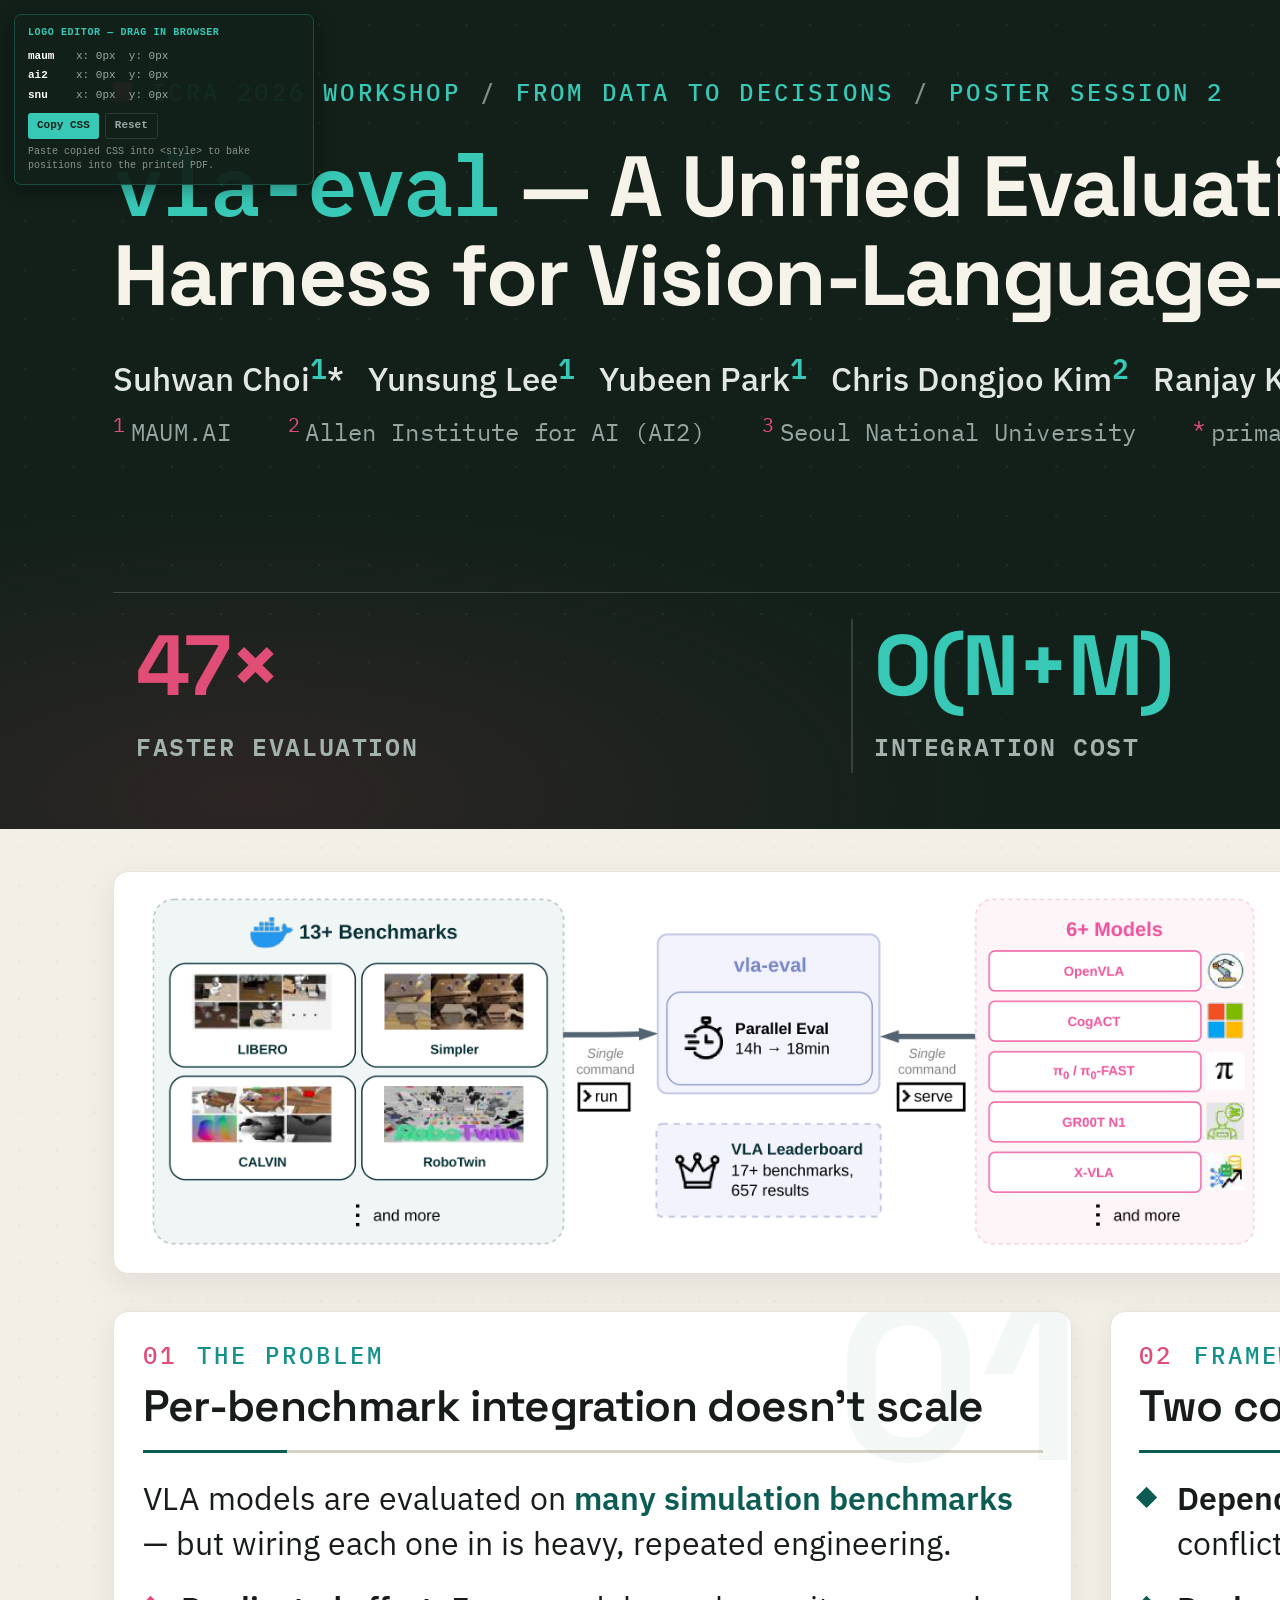
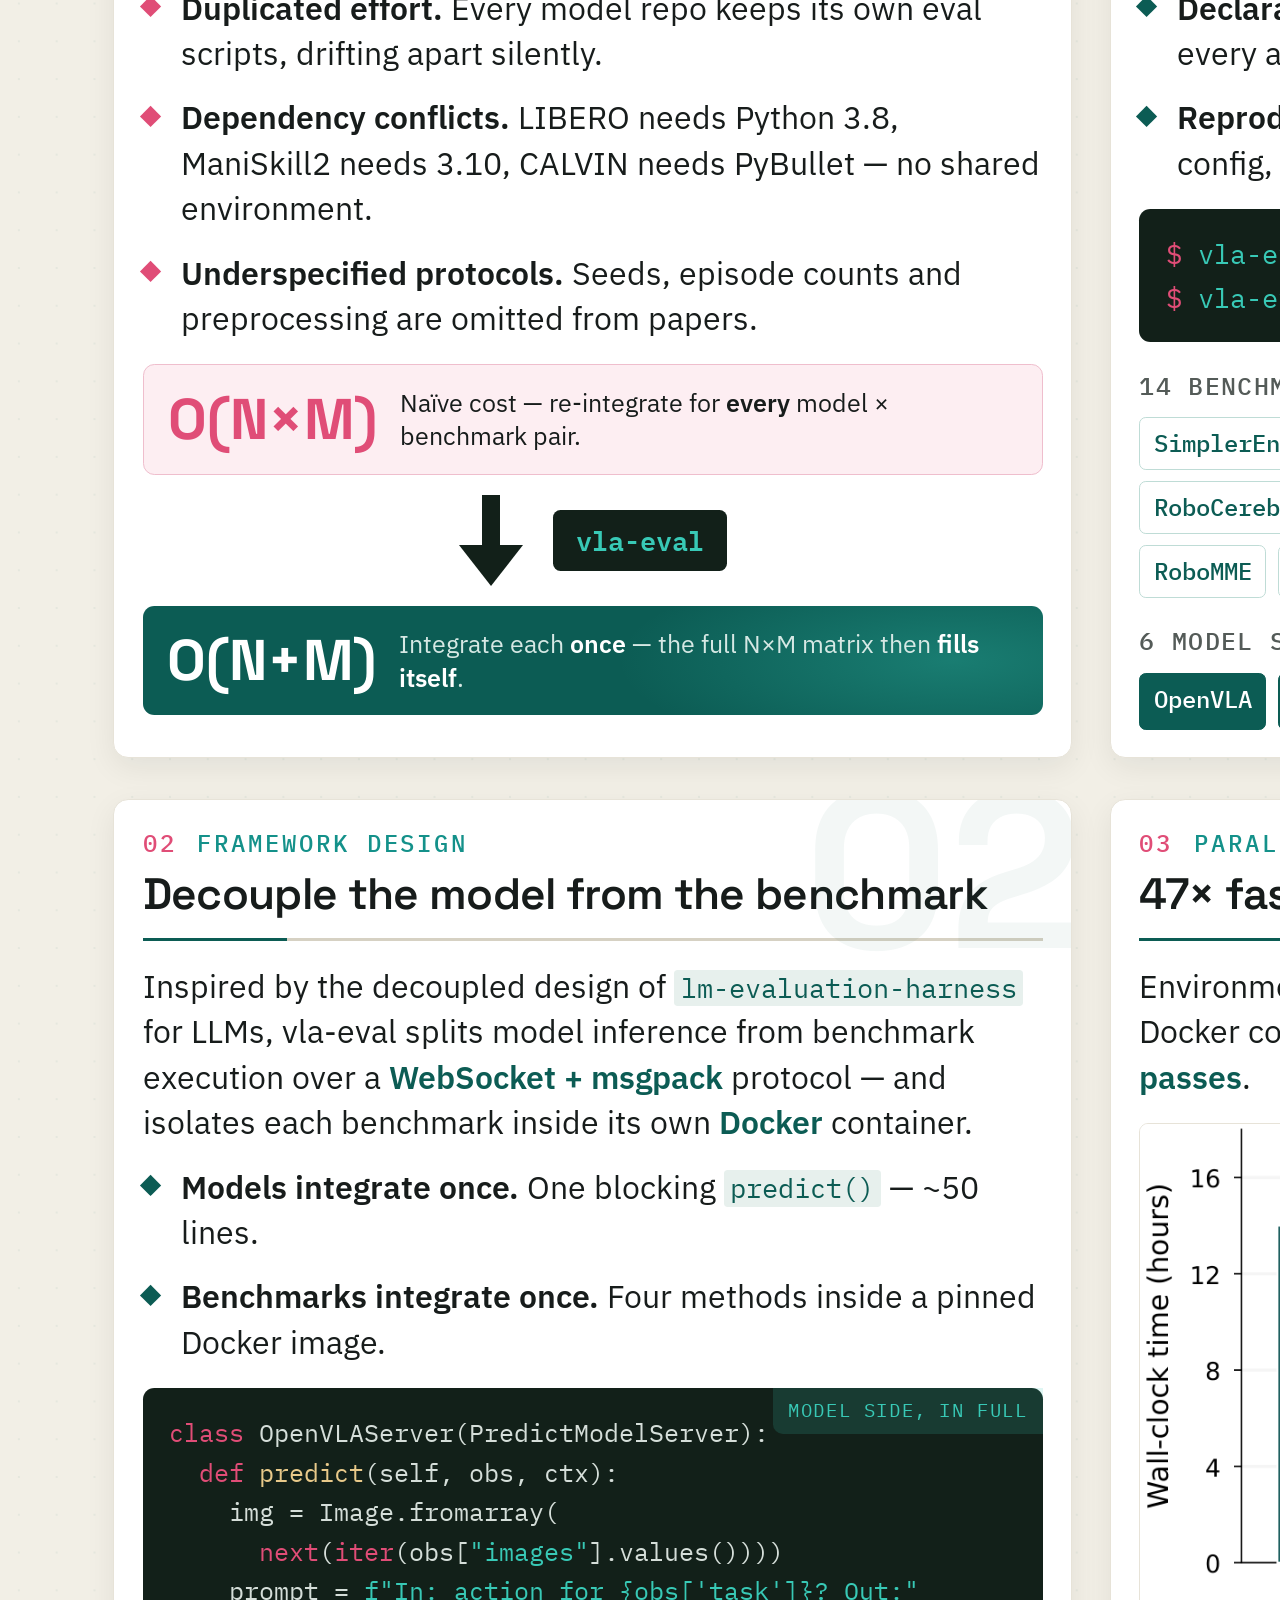
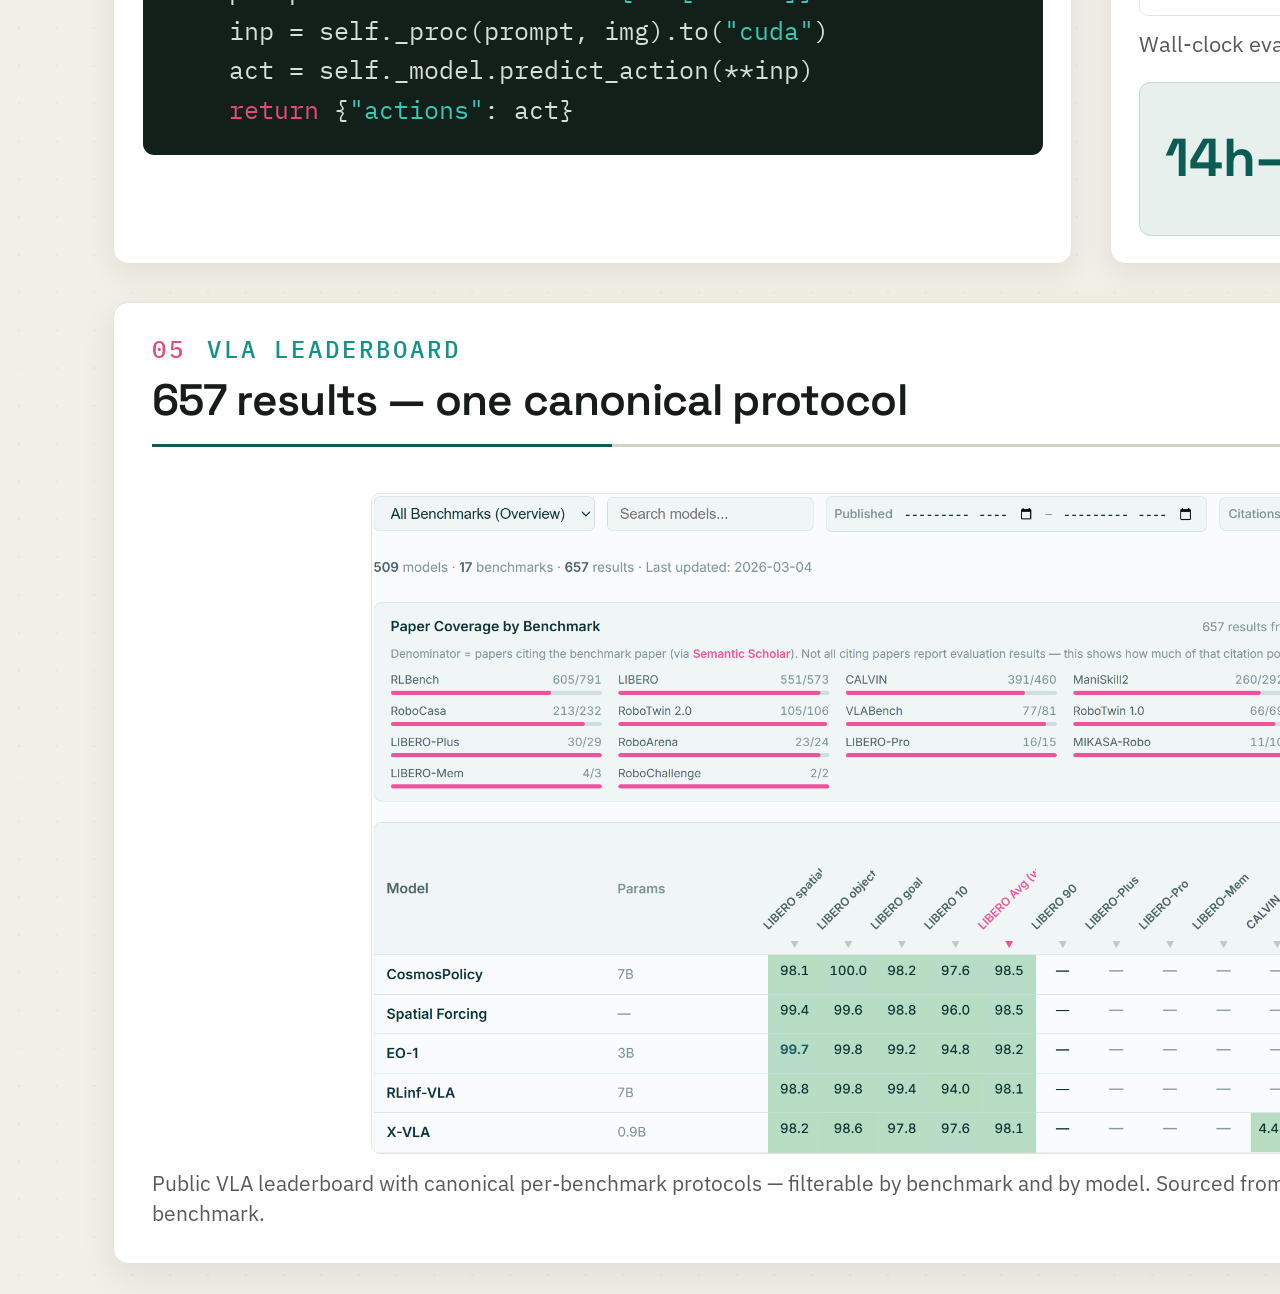
<file: posters/vla-eval-poster/poster.html>
<!DOCTYPE html>
<html lang="en">
<head>
<meta charset="UTF-8">
<title>vla-eval — ICRA 2026 Workshop Poster</title>
<link rel="preconnect" href="https://fonts.googleapis.com">
<link rel="preconnect" href="https://fonts.gstatic.com" crossorigin>
<style>
@import url('https://fonts.googleapis.com/css2?family=Space+Grotesk:wght@400;500;600;700&family=IBM+Plex+Sans:wght@400;500;600;700&family=IBM+Plex+Mono:wght@400;500;600&display=swap');

/* ============ A0 portrait — 841 x 1189 mm ============ */
@page { size: 841mm 1189mm; margin: 0; }
* { margin: 0; padding: 0; box-sizing: border-box; }

:root {
  --paper:   #f2efe6;
  --card:    #ffffff;
  --ink:     #171c1b;
  --soft:    #545b58;
  --teal:    #0c5c54;
  --teal-br: #14918a;
  --glow:    #38c9b6;
  --coral:   #e04d77;
  --dark:    #122019;
  --hair:    #e7e3d8;
  --hair2:   #d6d1c3;
  --wash:    #e7f0ed;
  --washln:  #bfdcd6;
}

html, body { margin: 0; padding: 0; }

.poster {
  width: 841mm; height: 1189mm;
  background: var(--paper);
  font-family: "IBM Plex Sans", sans-serif;
  color: var(--ink);
  display: flex; flex-direction: column;
  overflow: hidden;
  -webkit-print-color-adjust: exact; print-color-adjust: exact;
}

.mono { font-family: "IBM Plex Mono", monospace; }
b, strong { font-weight: 600; color: var(--teal); }

/* ====================== HERO ====================== */
.hero {
  background:
    radial-gradient(ellipse 46% 76% at 84% 26%, rgba(56,201,182,.20), transparent 60%),
    radial-gradient(ellipse 40% 60% at 8% 96%, rgba(224,77,119,.13), transparent 60%),
    var(--dark);
  color: #eef0ea;
  padding: 20mm 30mm 8mm;
  position: relative;
}
.hero::before {
  content: ""; position: absolute; inset: 0;
  background-image: radial-gradient(rgba(255,255,255,.07) 1.2px, transparent 1.4px);
  background-size: 13mm 13mm;
  -webkit-mask-image: linear-gradient(180deg, #000 70%, transparent);
          mask-image: linear-gradient(180deg, #000 70%, transparent);
}
.hero > * { position: relative; }

.hero-top { display: flex; gap: 14mm; align-items: flex-start; }
.hero-main { flex: 1; min-width: 0; }

.eyebrow {
  font-family: "IBM Plex Mono", monospace;
  font-size: 18pt; font-weight: 500; letter-spacing: 2.4pt;
  text-transform: uppercase; color: var(--glow);
  display: flex; align-items: center; gap: 5mm; flex-wrap: wrap;
}
.eyebrow .sq { width: 5mm; height: 5mm; background: var(--coral); display: inline-block; }
.eyebrow .dim { color: #7d8f8a; }

h1 {
  font-family: "Space Grotesk", sans-serif;
  font-weight: 700; font-size: 64pt; line-height: 1.04;
  letter-spacing: -1.4pt; color: #f6f3ea;
  margin: 8mm 0 0;
}
h1 .wm { font-family: "IBM Plex Mono", monospace; font-weight: 600; color: var(--glow); letter-spacing: -2pt; }

.byline { margin-top: 8mm; display: flex; flex-direction: column; gap: 3mm; }
.authors { font-size: 25pt; font-weight: 500; color: #e2e7e2; line-height: 1.3; }
.authors sup { color: var(--glow); font-weight: 600; }
.affils {
  font-family: "IBM Plex Mono", monospace;
  font-size: 18pt; color: #95a6a1; letter-spacing: .2pt;
}
.affils sup { color: var(--coral); }

/* logos top-right */
.hero-logos { display: flex; flex-direction: column; gap: 4.5mm; align-items: flex-end; }
.lg {
  background: #fff; border-radius: 2.6mm;
  padding: 4mm 7mm;
  display: flex; align-items: center; justify-content: center;
  box-shadow: 0 1.2mm 4mm rgba(0,0,0,.22);
  min-width: 62mm;
}
.lg img { display: block; }
.lg-maum img { height: 13mm; width: auto; }
.lg-ai2  img { height: 14mm; width: auto; }
.lg-snu  img { height: 18mm; width: auto; }
.hero-logos .lg { user-select: none; touch-action: none; cursor: grab; transition: box-shadow .15s; }
.hero-logos .lg:hover { box-shadow: 0 2mm 6mm rgba(0,0,0,.35); }
.hero-logos .lg.dragging { cursor: grabbing; box-shadow: 0 4mm 12mm rgba(0,0,0,.4); }

/* hero stat band */
.stats {
  margin-top: 12mm;
  border-top: 0.5mm solid rgba(255,255,255,.16);
  display: grid; grid-template-columns: repeat(4, 1fr);
}
.stat { padding: 8mm 6mm 9mm; position: relative; }
.stat + .stat::before {
  content: ""; position: absolute; left: 0; top: 7mm; bottom: 7mm;
  width: 0.5mm; background: rgba(255,255,255,.14);
}
.stat .v {
  font-family: "Space Grotesk", sans-serif; font-weight: 700;
  font-size: 64pt; line-height: 1; letter-spacing: -1.5pt; color: #f6f3ea;
}
.stat.hot .v { color: var(--coral); }
.stat.acc .v { color: var(--glow); }
.stat .k {
  font-family: "IBM Plex Mono", monospace; font-size: 19pt;
  letter-spacing: 1.2pt; text-transform: uppercase; color: #a4b2ad;
  margin-top: 5mm;
}

/* compact QR strip — sits below logos in hero */
.hero-qrs {
  display: flex; gap: 4mm; margin-top: 1mm;
  background: #fff; border-radius: 2.6mm; padding: 4mm 5mm 3.5mm;
  box-shadow: 0 1.2mm 4mm rgba(0,0,0,.22);
}
.hq { display: flex; flex-direction: column; align-items: center; flex: 1; }
.hq img { width: 26mm; height: 26mm; display: block; }
.hq .ql {
  font-family: "IBM Plex Mono", monospace; font-size: 10.5pt; font-weight: 600;
  color: var(--dark); margin-top: 1.5mm; text-transform: uppercase; letter-spacing: 1pt;
}

/* ====================== WRAP ====================== */
.wrap {
  flex: 1;
  padding: 11mm 30mm 24mm;
  background-image: radial-gradient(rgba(12,92,84,.055) 1.1px, transparent 1.3px);
  background-size: 10mm 10mm;
  display: flex; flex-direction: column;
  gap: 10mm;
}

/* teaser band */
.teaser {
  background: var(--card);
  border: 0.3mm solid var(--hair);
  border-radius: 4mm;
  box-shadow: 0 3mm 9mm rgba(18,28,25,.08);
  padding: 7mm 10mm;
  display: flex; align-items: center; gap: 11mm;
}
.teaser img { max-height: 92mm; max-width: 60%; display: block; }
.teaser .pitch { flex: 1; border-left: 0.6mm solid var(--hair2); padding-left: 12mm; }
.teaser .pitch .lead {
  font-family: "Space Grotesk", sans-serif; font-weight: 500;
  font-size: 31pt; line-height: 1.26; color: var(--ink);
}
.teaser .pitch .lead em { font-style: normal; color: var(--teal); font-weight: 600; }
.teaser .pitch .sub {
  font-size: 19.5pt; color: var(--soft); margin-top: 6mm; line-height: 1.45;
}

/* ====================== GRID ====================== */
.grid {
  display: grid;
  grid-template-columns: repeat(3, 1fr);
  grid-template-rows: auto auto;
  grid-auto-flow: column;
  gap: 11mm 10mm;
  align-items: stretch;
}

.card {
  background: var(--card);
  border: 0.3mm solid var(--hair);
  border-radius: 4mm;
  box-shadow: 0 2.5mm 8mm rgba(18,28,25,.07);
  padding: 7mm 7.5mm;
  position: relative; overflow: hidden;
}
.ghost {
  position: absolute; top: -11mm; right: -3mm;
  font-family: "Space Grotesk", sans-serif; font-weight: 700;
  font-size: 168pt; line-height: 1; color: rgba(12,92,84,.05);
  pointer-events: none;
}

.sec-label {
  font-family: "IBM Plex Mono", monospace; font-size: 18pt;
  font-weight: 500; letter-spacing: 2.2pt; text-transform: uppercase;
  color: var(--teal-br);
}
.sec-label .no { color: var(--coral); margin-right: 1mm; }
.sec-h {
  font-family: "Space Grotesk", sans-serif; font-weight: 600;
  font-size: 33pt; line-height: 1.12; letter-spacing: -.5pt;
  color: var(--ink); margin: 3mm 0 5mm;
}
.rule { height: 0.8mm; background: linear-gradient(90deg, var(--teal) 16%, var(--hair2) 16%, var(--hair2)); margin-bottom: 6mm; }

.bd { font-size: 24pt; line-height: 1.42; position: relative; }
.bd p { margin-bottom: 5mm; }
.bd p:last-child { margin-bottom: 0; }

ul.list { list-style: none; margin: 1mm 0 0; }
ul.list li { position: relative; padding-left: 10mm; margin-bottom: 5mm; }
ul.list li:last-child { margin-bottom: 0; }
ul.list li::before {
  content: ""; position: absolute; left: 0; top: 3.6mm;
  width: 4mm; height: 4mm; background: var(--teal);
  transform: rotate(45deg);
}
ul.list li.x::before { background: var(--coral); }
.k { color: var(--ink); font-weight: 600; }
.k.t { color: var(--teal); }

code {
  font-family: "IBM Plex Mono", monospace; font-size: 20pt;
  background: var(--wash); color: var(--teal);
  padding: .3mm 1.8mm; border-radius: 1mm;
}

/* inline note callout */
.note {
  background: var(--wash);
  border: 0.3mm solid var(--washln);
  border-radius: 3mm; padding: 6mm 6.5mm; margin-top: 6mm;
  display: flex; gap: 6mm; align-items: center;
}
.note .nv {
  font-family: "Space Grotesk", sans-serif; font-weight: 700;
  font-size: 40pt; color: var(--teal); line-height: 1; white-space: nowrap;
}
.note .nt { font-size: 20pt; line-height: 1.34; color: var(--ink); }

/* before / after transform */
.transform { margin-top: 6mm; }
.tbox {
  border-radius: 3mm; padding: 5.5mm 6.5mm;
  display: flex; gap: 6mm; align-items: center;
}
.tbox .tv {
  font-family: "Space Grotesk", sans-serif; font-weight: 700;
  font-size: 43pt; line-height: 1; white-space: nowrap;
}
.tbox .tt { font-size: 19pt; line-height: 1.32; }
.tbox.prob { background: #fdeef2; border: 0.4mm solid #efbecd; }
.tbox.prob .tv { color: var(--coral); }
.tbox.prob .tt { color: var(--ink); }
.tbox.sol {
  background-color: var(--teal);
  background-image: radial-gradient(ellipse 60% 150% at 90% 50%, rgba(56,201,182,.30), transparent 62%);
}
.tbox.sol .tv { color: #fff; }
.tbox.sol .tt { color: #d6e8e4; }
.tbox.sol .tt b { color: #fff; }

.tarrow {
  display: flex; align-items: center; justify-content: center;
  gap: 8mm; margin: 5.5mm 0;
}
.tstem { display: flex; flex-direction: column; align-items: center; }
.tstem .shaft { width: 4.6mm; height: 13mm; background: var(--dark); }
.tstem .head {
  width: 0; height: 0;
  border-left: 8.5mm solid transparent;
  border-right: 8.5mm solid transparent;
  border-top: 11mm solid var(--dark);
}
.tarrow .tlabel {
  font-family: "IBM Plex Mono", monospace; font-weight: 600; font-size: 20pt;
  color: var(--glow); background: var(--dark);
  padding: 3mm 6mm; border-radius: 2mm;
  white-space: nowrap;
}

/* code block */
pre.code {
  background: var(--dark); color: #d5ded9;
  border-radius: 3mm; padding: 7mm 7mm 6.5mm; margin-top: 6mm;
  font-family: "IBM Plex Mono", monospace; font-size: 18.5pt; line-height: 1.6;
  white-space: pre-wrap; position: relative;
}
pre.code .cm { color: #6f8f88; }
pre.code .k1 { color: var(--coral); }
pre.code .st { color: var(--glow); }
pre.code .fn { color: #e8c98a; }
.codetag {
  position: absolute; top: 0; right: 0;
  font-family: "IBM Plex Mono", monospace;
  font-size: 14.5pt; letter-spacing: 1.2pt; text-transform: uppercase;
  background: rgba(56,201,182,.16); color: var(--glow);
  padding: 2mm 4mm; border-bottom-left-radius: 2.6mm;
}

pre.cmd {
  background: var(--dark); border-radius: 3mm;
  padding: 6mm 7mm; margin-top: 6mm;
  font-family: "IBM Plex Mono", monospace; font-size: 20pt; line-height: 1.65;
  color: var(--glow);
}
pre.cmd .pr { color: var(--coral); }
pre.cmd .fl { color: #87938f; }

/* chips */
.chips { display: flex; flex-wrap: wrap; gap: 3mm; margin-top: 1mm; }
.chip {
  font-family: "IBM Plex Mono", monospace; font-size: 18pt; font-weight: 500;
  border: 0.4mm solid var(--washln); color: var(--teal);
  background: #fff; padding: 2.2mm 3.6mm; border-radius: 1.8mm;
}
.chip.f { background: var(--teal); color: #fff; border-color: var(--teal); }
.subhead {
  font-family: "IBM Plex Mono", monospace; font-size: 18.5pt; font-weight: 500;
  letter-spacing: 1pt; text-transform: uppercase; color: var(--soft);
  margin: 7mm 0 3.5mm;
}

/* table */
table { width: 100%; border-collapse: collapse; margin-top: 5mm; }
thead th {
  font-family: "IBM Plex Mono", monospace; font-size: 17.5pt; font-weight: 600;
  letter-spacing: .4pt; text-transform: uppercase;
  color: var(--teal); background: var(--wash);
  padding: 4mm 2.5mm; text-align: center;
}
thead th:first-child, tbody td:first-child { text-align: left; }
thead th:first-child { border-top-left-radius: 2mm; }
thead th:last-child { border-top-right-radius: 2mm; }
tbody td {
  padding: 4mm 2.5mm; text-align: center;
  border-bottom: 0.3mm solid var(--hair);
  font-family: "IBM Plex Mono", monospace; font-size: 20.5pt;
}
tbody td:first-child { font-weight: 600; color: var(--ink); }
tbody td .d { color: var(--soft); font-size: 15.5pt; }
.tnote { font-size: 16.5pt; color: var(--soft); margin-top: 3.5mm; line-height: 1.4; }

/* pitfall (now stand-alone card 04b) */
.pitlist { list-style: none; margin-top: 3mm; }
.pitlist li {
  font-size: 21pt; line-height: 1.36; padding-left: 9mm; position: relative;
  margin-bottom: 5mm;
}
.pitlist li:last-child { margin-bottom: 0; }
.pitlist li::before {
  content: "→"; position: absolute; left: 0; top: -.5mm;
  color: var(--coral); font-weight: 700; font-size: 23pt;
}
.pitlist .sw { font-family: "Space Grotesk"; font-weight: 700; color: var(--coral); }
.pitlist .what { color: var(--ink); font-weight: 600; }

figure { margin: 6mm 0 0; }
figure img { width: 100%; display: block; border: 0.3mm solid var(--hair); border-radius: 2.4mm; }
figcaption { font-size: 16.5pt; color: var(--soft); margin-top: 3.5mm; line-height: 1.38; }

/* ====================== BIG LEADERBOARD SECTION ====================== */
.bigboard {
  background: var(--card);
  border: 0.3mm solid var(--hair);
  border-radius: 4mm;
  box-shadow: 0 3mm 9mm rgba(18,28,25,.08);
  padding: 8mm 10mm 9mm;
  position: relative; overflow: hidden;
}
.bigboard .ghost { top: -14mm; right: -4mm; font-size: 200pt; }
.bb-body { display: flex; gap: 13mm; align-items: stretch; margin-top: 2mm; }
.bb-fig { flex: 1.3; display: flex; flex-direction: column; align-items: center; }
.bb-fig img { max-height: 175mm; width: auto; max-width: 100%; display: block; border: 0.3mm solid var(--hair); border-radius: 2.4mm; }
.bb-fig figcaption { font-size: 16pt; color: var(--soft); margin-top: 4mm; line-height: 1.4; }
.bb-side { flex: 1; display: flex; flex-direction: column; gap: 8mm; min-width: 0; }
.bb-side .note { margin: 0; }
.bb-side .note .nv { font-size: 62pt; }
.bb-side .note .nt { font-size: 21pt; line-height: 1.36; }
.insight {
  background: #fff;
  border: 0.4mm solid var(--washln);
  border-left: 3mm solid var(--teal);
  border-radius: 3mm; padding: 7mm 8mm;
  font-size: 20.5pt; line-height: 1.4; color: var(--ink);
}
.insight .ih {
  font-family: "Space Grotesk", sans-serif; font-weight: 600; font-size: 25pt;
  color: var(--teal); margin-bottom: 4mm; line-height: 1.15;
}
.insight p { margin-bottom: 4mm; }
.insight p:last-child { margin-bottom: 0; }
.insight .em { color: var(--teal); font-weight: 600; }

/* logo edit panel (browser only) */
#logo-edit {
  position: fixed; top: 14px; left: 14px; z-index: 9999;
  background: rgba(18,32,25,.94); color: #eaf3f0;
  font: 11px/1.4 ui-monospace, Menlo, Consolas, monospace;
  padding: 11px 13px; border-radius: 7px;
  max-width: 300px;
  box-shadow: 0 4px 20px rgba(0,0,0,.35);
  border: 1px solid rgba(56,201,182,.25);
}
#logo-edit .t {
  font-weight: 700; color: #38c9b6; margin-bottom: 7px;
  letter-spacing: .6px; text-transform: uppercase; font-size: 10px;
}
#logo-edit .r { padding: 2px 0; display: flex; gap: 8px; }
#logo-edit .r b { color: #fff; min-width: 40px; }
#logo-edit .r span { color: #97aaa4; }
#logo-edit .b { margin: 8px 0 6px; display: flex; gap: 6px; }
#logo-edit button {
  font: inherit; padding: 4px 9px; cursor: pointer;
  background: #38c9b6; color: #122019; border: none; border-radius: 3px;
  font-weight: 600;
}
#logo-edit button.sec { background: transparent; color: #97aaa4; border: 1px solid #2c3a35; }
#logo-edit .hint { font-size: 10px; opacity: .55; margin-top: 2px; }
@media print { #logo-edit { display: none !important; } .hero-logos .lg { cursor: default !important; } }
</style>
</head>
<body>
<div class="poster">

  <!-- ============== HERO ============== -->
  <header class="hero">
    <div class="hero-top">
      <div class="hero-main">
        <div class="eyebrow">
          <span class="sq"></span>
          ICRA&nbsp;2026 Workshop
          <span class="dim">/</span> From Data to Decisions
          <span class="dim">/</span> Poster Session&nbsp;2
        </div>

        <h1><span class="wm">vla-eval</span> &mdash; A Unified Evaluation<br>Harness for Vision-Language-Action Models</h1>

        <div class="byline">
          <div class="authors">
            Suhwan Choi<sup>1</sup>* &nbsp; Yunsung Lee<sup>1</sup> &nbsp; Yubeen Park<sup>1</sup> &nbsp;
            Chris Dongjoo Kim<sup>2</sup> &nbsp; Ranjay Krishna<sup>2</sup> &nbsp; Dieter Fox<sup>2</sup> &nbsp; Youngjae Yu<sup>3</sup>
          </div>
          <div class="affils">
            <sup>1</sup>&thinsp;MAUM.AI &nbsp;&nbsp; <sup>2</sup>&thinsp;Allen Institute for AI (AI2) &nbsp;&nbsp;
            <sup>3</sup>&thinsp;Seoul National University &nbsp;&nbsp; <sup>*</sup>&thinsp;primary author
          </div>
        </div>
      </div>

      <aside class="hero-logos">
        <div class="lg lg-maum" data-name="maum"><img src="assets/maumai.jpg" alt="MAUM.AI"></div>
        <div class="lg lg-ai2" data-name="ai2"><img src="assets/ai2.svg" alt="Allen Institute for AI"></div>
        <div class="lg lg-snu" data-name="snu"><img src="assets/snu_logo.png" alt="Seoul National University"></div>
        <div class="hero-qrs">
          <div class="hq"><img src="assets/qr-arxiv.svg" alt="arXiv QR"><div class="ql">Paper</div></div>
          <div class="hq"><img src="assets/qr-github.svg" alt="GitHub QR"><div class="ql">Code</div></div>
          <div class="hq"><img src="assets/qr-leaderboard.svg" alt="Leaderboard QR"><div class="ql">Board</div></div>
        </div>
      </aside>
    </div>

    <div class="stats">
      <div class="stat hot"><div class="v">47&times;</div><div class="k">faster evaluation</div></div>
      <div class="stat acc"><div class="v">O(N+M)</div><div class="k">integration cost</div></div>
      <div class="stat acc"><div class="v">14&times;6</div><div class="k">benchmark &times; model matrix</div></div>
      <div class="stat acc"><div class="v">657</div><div class="k">leaderboard results</div></div>
    </div>

  </header>

  <!-- ============== WRAP ============== -->
  <div class="wrap">

    <!-- teaser -->
    <div class="teaser">
      <img src="assets/teaser-overview.png" alt="vla-eval overview">
      <div class="pitch">
        <div class="lead">Integrate <em>once</em>.<br>Evaluate <em>everywhere</em>.</div>
        <div class="sub">14 benchmarks &amp; 6 model servers integrate a single time &mdash; the full cross-evaluation matrix then runs from two commands.</div>
      </div>
    </div>

    <!-- 3-col x 2-row grid: cards fill column-major (col1 [01,02] / col2 [02b,03] / col3 [04,04p]) -->
    <div class="grid">

      <!-- col1 / row 1 -->
      <div class="card">
        <div class="ghost">01</div>
        <div class="sec-label"><span class="no">01</span> The Problem</div>
        <h2 class="sec-h">Per-benchmark integration doesn't scale</h2>
        <div class="rule"></div>
        <div class="bd">
          <p>VLA models are evaluated on <b>many simulation benchmarks</b> &mdash; but wiring each one in is heavy, repeated engineering.</p>
          <ul class="list">
            <li class="x"><span class="k">Duplicated effort.</span> Every model repo keeps its own eval scripts, drifting apart silently.</li>
            <li class="x"><span class="k">Dependency conflicts.</span> LIBERO needs Python&nbsp;3.8, ManiSkill2 needs 3.10, CALVIN needs PyBullet &mdash; no shared environment.</li>
            <li class="x"><span class="k">Underspecified protocols.</span> Seeds, episode counts and preprocessing are omitted from papers.</li>
          </ul>
          <div class="transform">
            <div class="tbox prob">
              <div class="tv">O(N&times;M)</div>
              <div class="tt">Na&iuml;ve cost &mdash; re-integrate for <span class="k">every</span> model &times; benchmark pair.</div>
            </div>
            <div class="tarrow">
              <div class="tstem"><div class="shaft"></div><div class="head"></div></div>
              <div class="tlabel">vla-eval</div>
            </div>
            <div class="tbox sol">
              <div class="tv">O(N+M)</div>
              <div class="tt">Integrate each <b>once</b> &mdash; the full N&times;M matrix then <b>fills itself</b>.</div>
            </div>
          </div>
        </div>
      </div>

      <!-- col1 / row 2 -->
      <div class="card">
        <div class="ghost">02</div>
        <div class="sec-label"><span class="no">02</span> Framework Design</div>
        <h2 class="sec-h">Decouple the model from the benchmark</h2>
        <div class="rule"></div>
        <div class="bd">
          <p>Inspired by the decoupled design of <code>lm-evaluation-harness</code> for LLMs, vla-eval splits model inference from benchmark execution over a <b>WebSocket + msgpack</b> protocol &mdash; and isolates each benchmark inside its own <b>Docker</b> container.</p>
          <ul class="list">
            <li><span class="k">Models integrate once.</span> One blocking <code>predict()</code> &mdash; ~50 lines.</li>
            <li><span class="k">Benchmarks integrate once.</span> Four methods inside a pinned Docker image.</li>
          </ul>
          <pre class="code"><span class="codetag">model side, in full</span><span class="k1">class</span> OpenVLAServer(PredictModelServer):
  <span class="k1">def</span> <span class="fn">predict</span>(self, obs, ctx):
    img = Image.fromarray(
      <span class="k1">next</span>(<span class="k1">iter</span>(obs[<span class="st">"images"</span>].values())))
    prompt = <span class="st">f"In: action for {obs['task']}? Out:"</span>
    inp = self._proc(prompt, img).to(<span class="st">"cuda"</span>)
    act = self._model.predict_action(**inp)
    <span class="k1">return</span> {<span class="st">"actions"</span>: act}</pre>
        </div>
      </div>

      <!-- col2 / row 1 -->
      <div class="card">
        <div class="ghost">02</div>
        <div class="sec-label"><span class="no">02</span> Framework &mdash; setup</div>
        <h2 class="sec-h">Two commands, zero dependency hell</h2>
        <div class="rule"></div>
        <div class="bd">
          <ul class="list">
            <li><span class="k">Dependency isolation.</span> PEP&nbsp;723 metadata + <code>uv run</code>; conflicting versions coexist.</li>
            <li><span class="k">Declarative.</span> Two YAML configs; Docker images bundle every asset.</li>
            <li><span class="k">Reproducible.</span> Each run emits structured JSON &mdash; version, config, metrics.</li>
          </ul>
          <pre class="cmd"><span class="pr">$</span> vla-eval serve <span class="fl">--config</span> model.yaml
<span class="pr">$</span> vla-eval run   <span class="fl">--config</span> benchmark.yaml</pre>
          <div class="subhead">14 benchmarks</div>
          <div class="chips">
            <span class="chip">SimplerEnv</span><span class="chip">LIBERO</span><span class="chip">CALVIN</span>
            <span class="chip">RLBench</span><span class="chip">LIBERO-Pro</span><span class="chip">RoboCerebra</span>
            <span class="chip">ManiSkill2</span><span class="chip">Kinetix</span><span class="chip">MIKASA</span>
            <span class="chip">LIBERO-Mem</span><span class="chip">RoboMME</span><span class="chip">VLABench</span>
            <span class="chip">RoboTwin&nbsp;2.0</span><span class="chip">RoboCasa</span>
          </div>
          <div class="subhead">6 model servers</div>
          <div class="chips">
            <span class="chip f">OpenVLA</span><span class="chip f">OpenVLA-OFT</span><span class="chip f">CogACT</span>
            <span class="chip f">&pi;<sub>0</sub>&nbsp;/&nbsp;FAST</span><span class="chip f">GR00T&nbsp;N1</span><span class="chip f">X-VLA</span>
          </div>
        </div>
      </div>

      <!-- col2 / row 2 -->
      <div class="card">
        <div class="ghost">03</div>
        <div class="sec-label"><span class="no">03</span> Parallel Evaluation</div>
        <h2 class="sec-h">47&times; faster &mdash; and model-agnostic</h2>
        <div class="rule"></div>
        <div class="bd">
          <p>Environment parallelism via <b>episode sharding</b> across K Docker containers; inference parallelism via <b>batched forward passes</b>.</p>
          <figure>
            <img src="assets/speedup_comparison.png" alt="Speedup: sequential vs batch-parallel">
            <figcaption>Wall-clock evaluation time &mdash; sequential vs. batch-parallel.</figcaption>
          </figure>
          <div class="note">
            <div class="nv">14h&rarr;18m</div>
            <div class="nt">2,000 LIBERO episodes. The bottleneck is environment step rate &mdash; the speedup <span class="k t">transfers to any model</span>.</div>
          </div>
        </div>
      </div>

      <!-- col3 / row 1 -->
      <div class="card">
        <div class="ghost">04</div>
        <div class="sec-label"><span class="no">04</span> Validation</div>
        <h2 class="sec-h">Reproduce six published VLA codebases</h2>
        <div class="rule"></div>
        <div class="bd">
          <p>Across <b>6 VLA codebases</b> and <b>3 benchmarks</b>, with fixed seeds and versioned Docker images.</p>
          <table>
            <thead>
              <tr><th>Codebase</th><th>LIBERO&nbsp;%</th><th>CALVIN</th><th>Simpler&nbsp;%</th></tr>
            </thead>
            <tbody>
              <tr><td>OpenVLA</td><td>76.2&nbsp;<span class="d">−0.3</span></td><td>&mdash;</td><td>&mdash;</td></tr>
              <tr><td>&pi;<sub>0.5</sub></td><td>97.7&nbsp;<span class="d">+0.8</span></td><td>&mdash;</td><td>&mdash;</td></tr>
              <tr><td>OpenVLA-OFT</td><td>96.7&nbsp;<span class="d">−0.4</span></td><td>&mdash;</td><td>&mdash;</td></tr>
              <tr><td>GR00T&nbsp;N1.6</td><td>94.9&nbsp;<span class="d">−2.1</span></td><td>&mdash;</td><td>59.7&nbsp;<span class="d">−8.0</span></td></tr>
              <tr><td>DB-CogACT</td><td>94.7&nbsp;<span class="d">−0.2</span></td><td>4.02&nbsp;<span class="d">−.04</span></td><td>63.5&nbsp;<span class="d">−6.0</span></td></tr>
              <tr><td>X-VLA</td><td>97.4&nbsp;<span class="d">−0.7</span></td><td>4.30&nbsp;<span class="d">−.13</span></td><td>94.8&nbsp;<span class="d">−1.0</span></td></tr>
            </tbody>
          </table>
          <div class="tnote">Ours, with Δ vs. published. &mdash;&nbsp;=&nbsp;no public checkpoint.</div>
        </div>
      </div>

      <!-- col3 / row 2 -->
      <div class="card">
        <div class="ghost">04</div>
        <div class="sec-label"><span class="no">04</span> Validation &mdash; pitfalls</div>
        <h2 class="sec-h">One hidden parameter &rArr; catastrophic swings</h2>
        <div class="rule"></div>
        <div class="bd">
          <p>Each reproduction unmasked an undocumented setting that, alone, moves success rate by tens of points.</p>
          <ul class="pitlist">
            <li><span class="what">X-VLA</span> &mdash; wrong proprioceptive state source on LIBERO: <span class="sw">97.8% → 42%</span> (a 55&nbsp;pp swing).</li>
            <li><span class="what">OpenVLA-OFT</span> &mdash; quaternion antipodal normalization mismatch: LIBERO-Long <span class="sw">95% → 56%</span>.</li>
            <li><span class="what">GR00T</span> &mdash; missing end-effector pose field on SimplerEnv: <span class="sw">30&ndash;55% → 0%</span>.</li>
            <li><span class="what">OpenVLA</span> &mdash; undocumented eval-time center crop (scale&nbsp;0.9): <span class="sw">&minus;3&nbsp;pp</span>.</li>
          </ul>
          <p style="margin-top:5mm">vla-eval records the full configuration with every result &mdash; making each run <b>reproducible from one file</b>.</p>
        </div>
      </div>

    </div>

    <!-- ============== BIG LEADERBOARD SECTION ============== -->
    <section class="bigboard">
      <div class="ghost">05</div>
      <div class="sec-label"><span class="no">05</span> VLA Leaderboard</div>
      <h2 class="sec-h">657 results &mdash; one canonical protocol</h2>
      <div class="rule"></div>

      <div class="bb-body">
        <figure class="bb-fig">
          <img src="assets/leaderboard.png" alt="VLA leaderboard">
          <figcaption>Public VLA leaderboard with canonical per-benchmark protocols &mdash; filterable by benchmark and by model. Sourced from 1,704 papers that cite at least one tracked benchmark.</figcaption>
        </figure>

        <div class="bb-side">
          <div class="note">
            <div class="nv">657</div>
            <div class="nt">results across <span class="k t">17 benchmarks</span> &amp; <span class="k t">509+ models</span>, AI-extracted from <span class="k t">1,704 papers</span> with human review of anomalies. Not independently re-run.</div>
          </div>

          <div class="insight">
            <div class="ih">Cross-benchmark comparison is rare.</div>
            <p><b>81%</b> of models are evaluated on a single benchmark; only <b>6%</b> on three or more.</p>
            <p>vla-eval makes cross-benchmark comparison practical &mdash; letting the community see <span class="em">general capability across diverse environments and embodiments</span>.</p>
          </div>

        </div>
      </div>
    </section>

  </div>


</div>

<script>
/* ---------------- Interactive logo positioning ----------------
 * Drag any logo tile in the browser to nudge its position.
 * Offsets persist via localStorage. To bake into the printed PDF,
 * click "Copy CSS" and paste the snippet into the <style> block.
 * --------------------------------------------------------------- */
(function(){
  const KEY = 'vla-poster-logos-v1';
  const tiles = document.querySelectorAll('.hero-logos .lg');
  if (!tiles.length) return;
  const saved = JSON.parse(localStorage.getItem(KEY) || '{}');

  function apply(t, x, y) {
    t.style.transform = (x || y) ? `translate(${x}px, ${y}px)` : '';
    t.dataset.tx = x; t.dataset.ty = y;
  }
  tiles.forEach(t => {
    const p = saved[t.dataset.name] || { x: 0, y: 0 };
    apply(t, p.x, p.y);
  });

  let drag = null;
  tiles.forEach(t => {
    t.addEventListener('mousedown', e => {
      drag = { tile: t, sx: e.clientX, sy: e.clientY,
        ox: parseFloat(t.dataset.tx) || 0, oy: parseFloat(t.dataset.ty) || 0 };
      t.classList.add('dragging');
      e.preventDefault();
    });
  });
  window.addEventListener('mousemove', e => {
    if (!drag) return;
    apply(drag.tile, drag.ox + (e.clientX - drag.sx), drag.oy + (e.clientY - drag.sy));
    refreshPanel();
  });
  window.addEventListener('mouseup', () => {
    if (!drag) return;
    drag.tile.classList.remove('dragging');
    const out = {};
    tiles.forEach(t => out[t.dataset.name] = {
      x: parseFloat(t.dataset.tx) || 0, y: parseFloat(t.dataset.ty) || 0
    });
    localStorage.setItem(KEY, JSON.stringify(out));
    drag = null;
  });

  const panel = document.createElement('div');
  panel.id = 'logo-edit';
  document.body.appendChild(panel);

  function refreshPanel() {
    let h = '<div class="t">Logo editor — drag in browser</div>';
    tiles.forEach(t => {
      const x = Math.round(parseFloat(t.dataset.tx) || 0);
      const y = Math.round(parseFloat(t.dataset.ty) || 0);
      h += `<div class="r"><b>${t.dataset.name}</b><span>x: ${x}px&nbsp;&nbsp;y: ${y}px</span></div>`;
    });
    h += '<div class="b"><button id="le-copy">Copy CSS</button><button id="le-reset" class="sec">Reset</button></div>';
    h += '<div class="hint">Paste copied CSS into &lt;style&gt; to bake positions into the printed PDF.</div>';
    panel.innerHTML = h;
    panel.querySelector('#le-reset').onclick = () => {
      tiles.forEach(t => apply(t, 0, 0));
      localStorage.removeItem(KEY);
      refreshPanel();
    };
    panel.querySelector('#le-copy').onclick = async () => {
      let css = '';
      tiles.forEach(t => {
        const x = Math.round(parseFloat(t.dataset.tx) || 0);
        const y = Math.round(parseFloat(t.dataset.ty) || 0);
        if (x || y) css += `.hero-logos .lg[data-name="${t.dataset.name}"]{transform:translate(${x}px,${y}px);}\n`;
      });
      if (!css) css = '/* no offsets — all defaults */';
      try { await navigator.clipboard.writeText(css); } catch(e) {}
      const btn = panel.querySelector('#le-copy');
      const orig = btn.textContent;
      btn.textContent = 'Copied!';
      setTimeout(() => { btn.textContent = orig; }, 1200);
    };
  }
  refreshPanel();
})();
</script>
</body>
</html>
</file>
